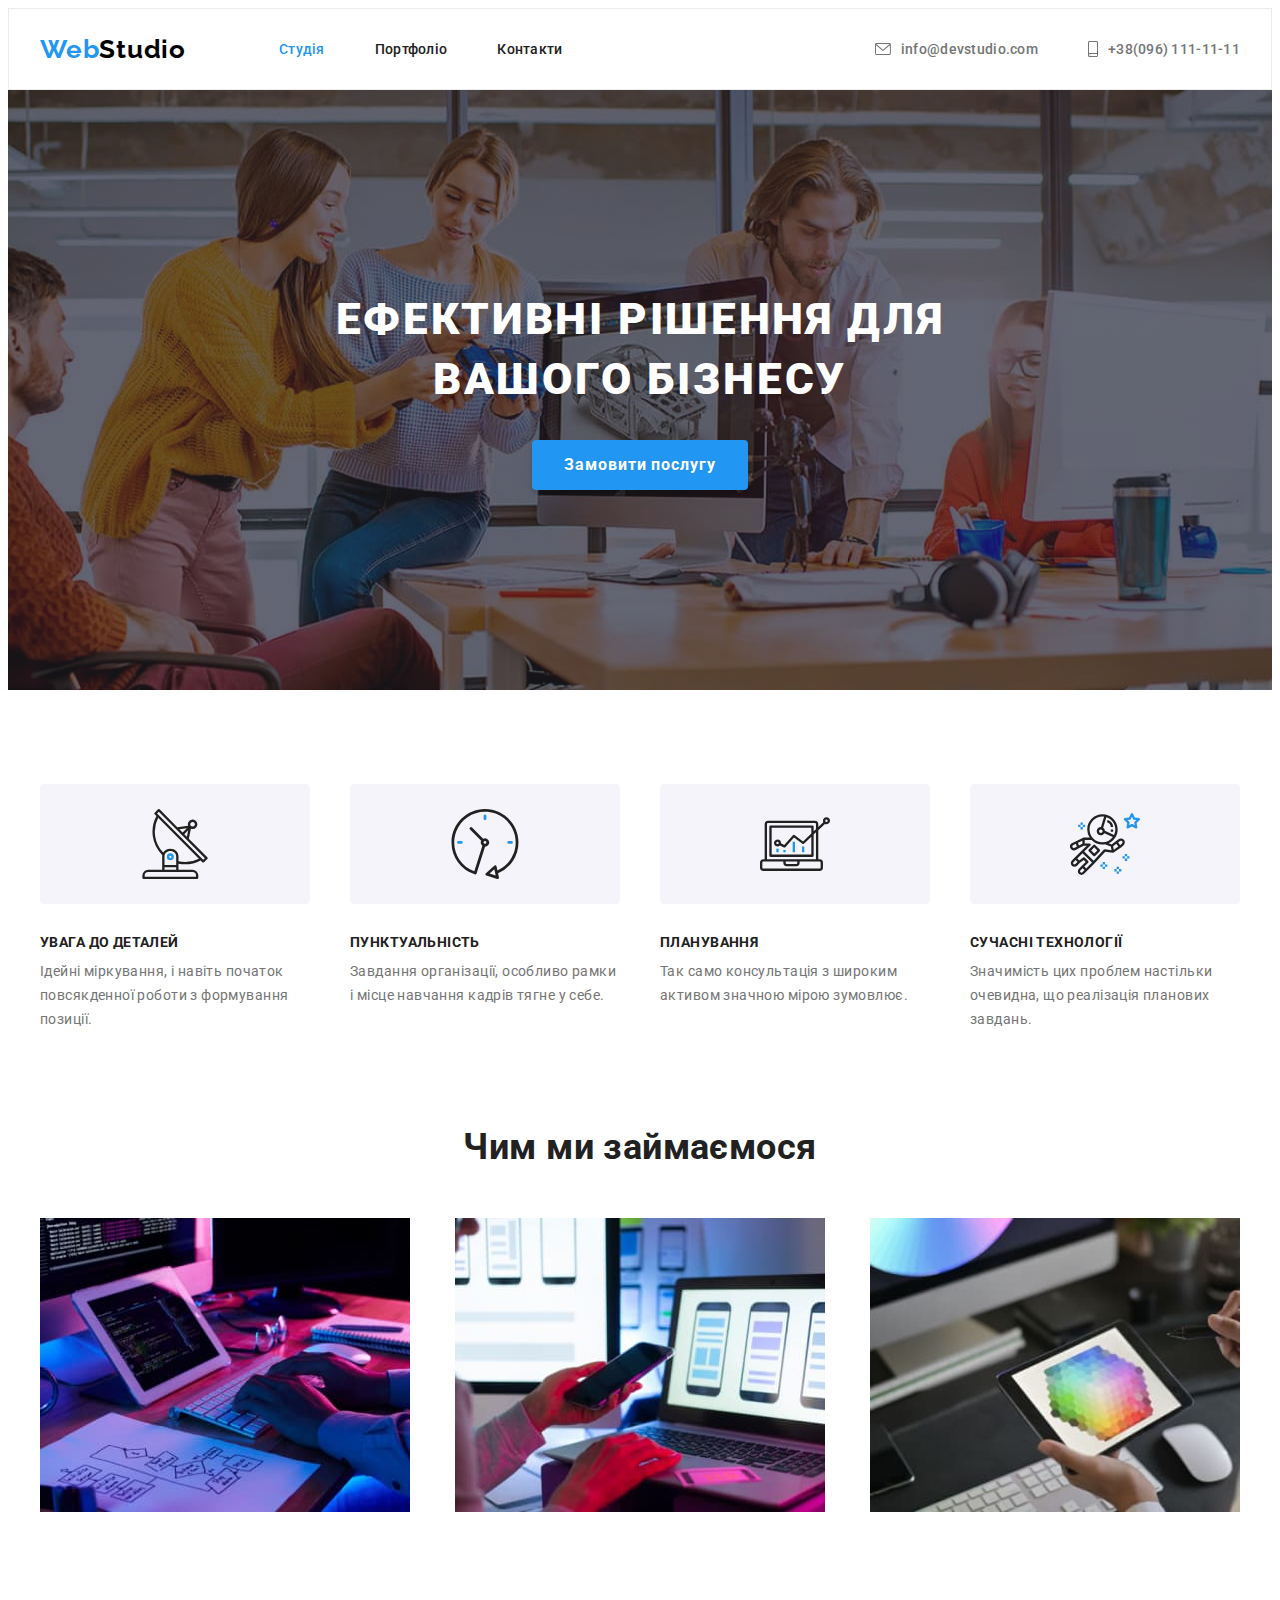
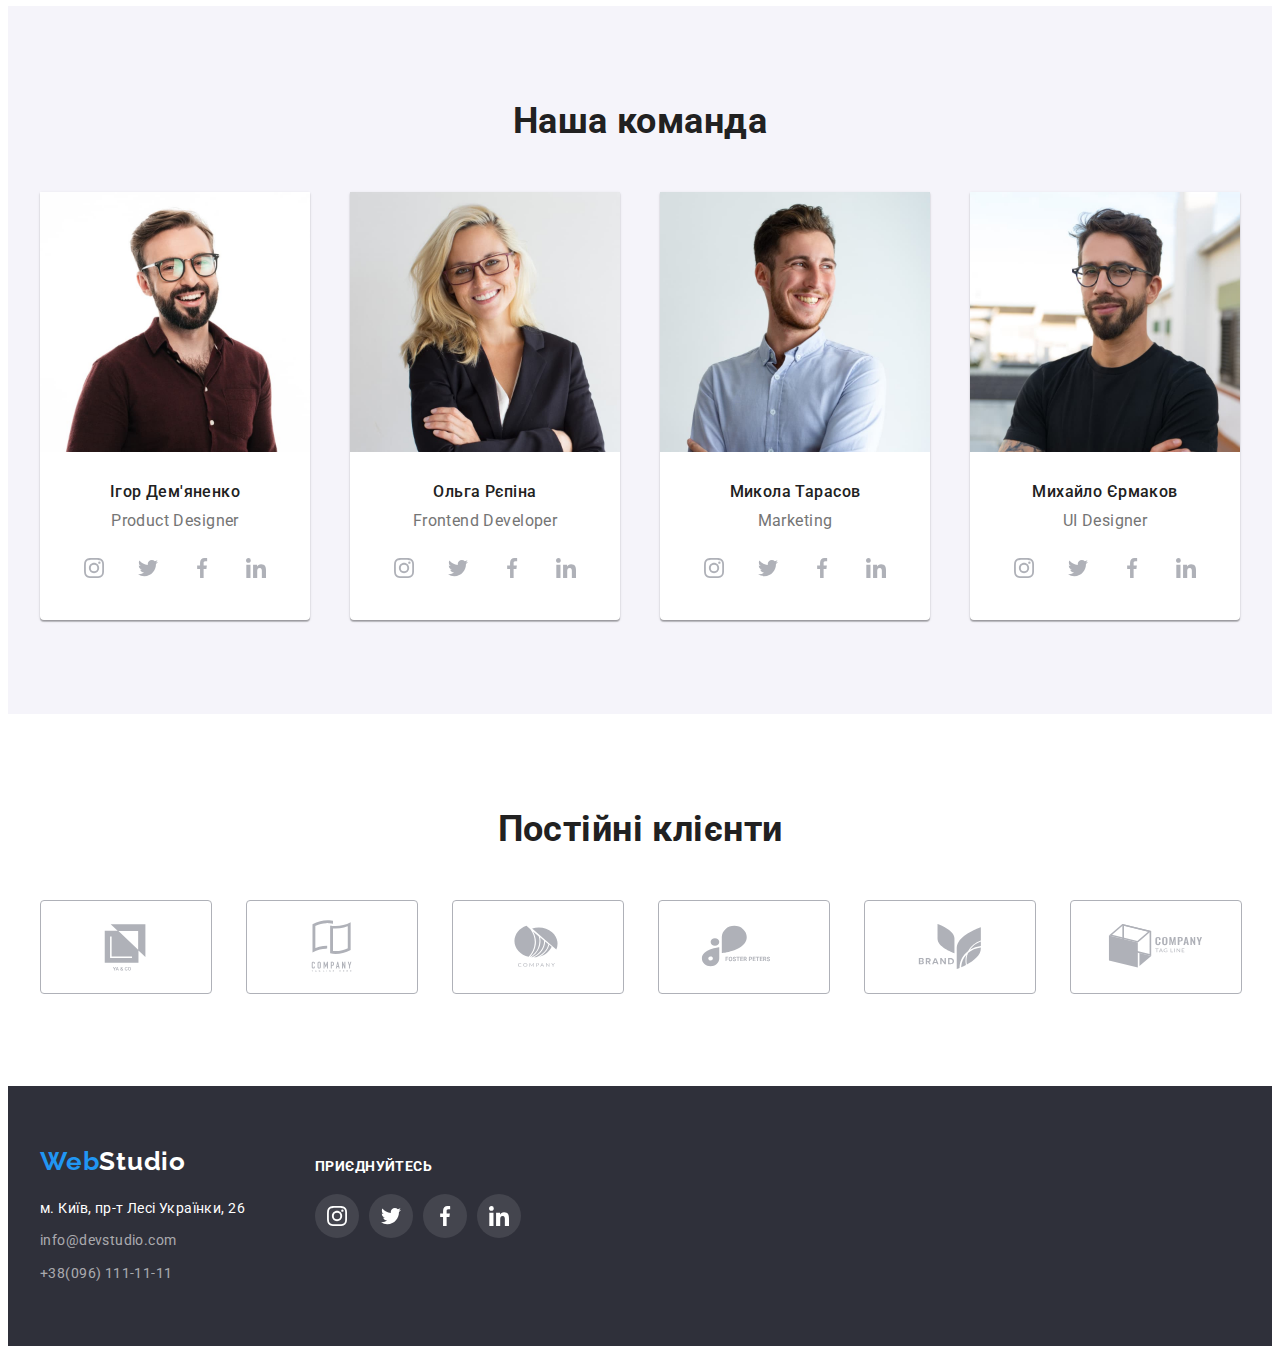
<file: index.html>
<!DOCTYPE html>
<html lang="uk">
	<head>
		<meta charset="UTF-8" />
		<meta http-equiv="X-UA-Compatible" content="IE=edge" />
		<meta name="viewport" content="width=device-width, initial-scale=1.0" />
		<title>Студія</title>
		<!--normalize-->
		<link
			rel="stylesheet"
			href="https://cdnjs.cloudflare.com/ajax/libs/modern-normalize/1.1.0/modern-normalize.min.css"
			integrity="sha512-wpPYUAdjBVSE4KJnH1VR1HeZfpl1ub8YT/NKx4PuQ5NmX2tKuGu6U/JRp5y+Y8XG2tV+wKQpNHVUX03MfMFn9Q=="
			crossorigin="anonymous"
			referrerpolicy="no-referrer"
		/>
		<!--fonts-->
		<link rel="preconnect" href="https://fonts.googleapis.com" />
		<link rel="preconnect" href="https://fonts.gstatic.com" crossorigin />
		<link
			href="https://fonts.googleapis.com/css2?family=Raleway:wght@700&family=Roboto:wght@400;500;700;900&display=swap"
			rel="stylesheet"
		/>
		<!--styles always down-->
		<link rel="stylesheet" href="./css/styles.css" />
	</head>
	<body>
		<header class="header">
			<div class="container boxforflex-header">
				<nav class="boxforflex-nav">
					<!--logo-->
					<a href="./index.html" class="logo-web link">
						<span>Web</span><span class="logo-studio-header link">Studio</span>
					</a>
					<ul class="list boxforflex-navlink">
						<li><a href="./index.html" class="nav-link link active">Студія</a></li>
						<li><a href="./portfolio.html" class="nav-link link">Портфоліо</a></li>
						<li><a href="./index.html" class="nav-link link">Контакти</a></li>
					</ul>
				</nav>
				<!--header contacts-->
				<ul class="list boxforflex-header-contacts">
					<li>
						<a href="mailto:info@devstudio.com" class="header-contacts link">
							<svg class="header-icon" width="16" height="12">
								<use href="./images/icons.svg#icon-envelope"></use>
							</svg>
							info@devstudio.com
						</a>
					</li>
					<li>
						<a href="tel:+380961111111" class="header-contacts link">
							<svg class="header-icon" width="10" height="16">
								<use href="./images/icons.svg#icon-smartphone"></use>
							</svg>
							+38(096) 111-11-11
						</a>
					</li>
				</ul>
			</div>
		</header>
		<main>
			<!--hero-->
			<section class="section hero">
				<div class="container">
					<h1 class="title boxforflex-hero-text">Ефективні рішення для вашого бізнесу</h1>
					<button type="button" class="hero-btn pointer boxforflex-hero-btn">
						<span class="hero-btn-text">Замовити послугу</span>
					</button>
				</div>
			</section>
			<!--4 features-->
			<section class="section section-features">
				<div class="container">
					<h2 class="section-title visually-hidden">Наші переваги</h2>
					<ul class="list boxforflex-sections">
						<li class="list-features">
							<div class="feature-icon-bgr">
								<svg width="70" height="70">
									<use href="./images/icons.svg#icon-antenna"></use>
								</svg>
							</div>
							<h3 class="name-features">УВАГА ДО ДЕТАЛЕЙ</h3>
							<p class="text-features">Ідейні міркування, і навіть початок повсякденної роботи з формування позиції.</p>
						</li>
						<li class="list-features">
							<div class="feature-icon-bgr">
								<svg width="70" height="70">
									<use href="./images/icons.svg#icon-clock"></use>
								</svg>
							</div>
							<h3 class="name-features">ПУНКТУАЛЬНІСТЬ</h3>
							<p class="text-features">Завдання організації, особливо рамки і місце навчання кадрів тягне у себе.</p>
						</li>
						<li class="list-features">
							<div class="feature-icon-bgr">
								<svg width="70" height="70">
									<use href="./images/icons.svg#icon-diagram"></use>
								</svg>
							</div>
							<h3 class="name-features">ПЛАНУВАННЯ</h3>
							<p class="text-features">Так само консультація з широким активом значною мірою зумовлює.</p>
						</li>
						<li class="list-features">
							<div class="feature-icon-bgr">
								<svg width="70" height="70">
									<use href="./images/icons.svg#icon-astronaut"></use>
								</svg>
							</div>
							<h3 class="name-features">СУЧАСНІ ТЕХНОЛОГІЇ</h3>
							<p class="text-features">Значимість цих проблем настільки очевидна, що реалізація планових завдань.</p>
						</li>
					</ul>
				</div>
			</section>
			<!--what we do-->
			<section class="section">
				<div class="container">
					<h2 class="section-title">Чим ми займаємося</h2>
					<ul class="list boxforflex-sections">
						<li>
							<img src="./images/box-what-we-do-1.jpg" alt="Кодування" width="370" height="294" />
						</li>
						<li>
							<img src="./images/box-what-we-do-2.jpg" alt="Оптимізація" width="370" height="294" />
						</li>
						<li>
							<img src="./images/box-what-we-do-3.jpg" alt="Дизайн" width="370" height="294" />
						</li>
					</ul>
				</div>
			</section>
			<!--team-->
			<section class="team-section section">
				<div class="container">
					<h2 class="section-title">Наша команда</h2>
					<ul class="list boxforflex-sections">
						<li class="team-cards">
							<img src="./images/img-igor.jpg" alt="1й член команди" width="270" height="260" />
							<div class="team-cards-text-space">
								<h3 class="name-team">Ігор Дем'яненко</h3>
								<p lang="en" class="text-team">Product Designer</p>
								<ul class="list social-icons">
									<li>
										<a
											href="https://instagram.com"
											class="link social-link"
											target="_blank"
											rel="noopener noreferrer"
											aria-label="посилання на instagram"
										>
											<svg class="icon" width="20px" height="20px">
												<use href="./images/icons.svg#icon-instagram"></use>
											</svg>
										</a>
									</li>
									<li>
										<a
											href="https://twitter.com"
											class="link social-link"
											target="_blank"
											rel="noopener noreferrer"
											aria-label="посилання на twitter"
										>
											<svg class="icon" width="20px" height="20px">
												<use href="./images/icons.svg#icon-twitter"></use>
											</svg>
										</a>
									</li>
									<li>
										<a
											href="https://facebook.com"
											class="link social-link"
											target="_blank"
											rel="noopener noreferrer"
											aria-label="посилання на facebook"
										>
											<svg class="icon" width="20px" height="20px">
												<use href="./images/icons.svg#icon-facebook"></use>
											</svg>
										</a>
									</li>
									<li>
										<a
											href="https://linkedin.com"
											class="link social-link"
											target="_blank"
											rel="noopener noreferrer"
											aria-label="посилання на linkedin"
										>
											<svg class="icon" width="20px" height="20px">
												<use href="./images/icons.svg#icon-linkedin"></use>
											</svg>
										</a>
									</li>
								</ul>
							</div>
						</li>
						<li class="team-cards">
							<img src="./images/img-olga.jpg" alt="2й член команди" width="270" height="260" />
							<div class="team-cards-text-space">
								<h3 class="name-team">Ольга Рєпіна</h3>
								<p lang="en" class="text-team">Frontend Developer</p>
								<ul class="list social-icons">
									<li>
										<a
											href="https://instagram.com"
											class="link social-link"
											target="_blank"
											rel="noopener noreferrer"
											aria-label="посилання на instagram"
										>
											<svg class="icon" width="20px" height="20px">
												<use href="./images/icons.svg#icon-instagram"></use>
											</svg>
										</a>
									</li>
									<li>
										<a
											href="https://twitter.com"
											class="link social-link"
											target="_blank"
											rel="noopener noreferrer"
											aria-label="посилання на twitter"
										>
											<svg class="icon" width="20px" height="20px">
												<use href="./images/icons.svg#icon-twitter"></use>
											</svg>
										</a>
									</li>
									<li>
										<a
											href="https://facebook.com"
											class="link social-link"
											target="_blank"
											rel="noopener noreferrer"
											aria-label="посилання на facebook"
										>
											<svg class="icon" width="20px" height="20px">
												<use href="./images/icons.svg#icon-facebook"></use>
											</svg>
										</a>
									</li>
									<li>
										<a
											href="https://linkedin.com"
											class="link social-link"
											target="_blank"
											rel="noopener noreferrer"
											aria-label="посилання на linkedin"
										>
											<svg class="icon" width="20px" height="20px">
												<use href="./images/icons.svg#icon-linkedin"></use>
											</svg>
										</a>
									</li>
								</ul>
							</div>
						</li>
						<li class="team-cards">
							<img src="./images/img-mikola.jpg" alt="3й член команди" width="270" height="260" />
							<div class="team-cards-text-space">
								<h3 class="name-team">Микола Тарасов</h3>
								<p lang="en" class="text-team">Marketing</p>
								<ul class="list social-icons">
									<li>
										<a
											href="https://instagram.com"
											class="link social-link"
											target="_blank"
											rel="noopener noreferrer"
											aria-label="посилання на instagram"
										>
											<svg class="icon" width="20px" height="20px">
												<use href="./images/icons.svg#icon-instagram"></use>
											</svg>
										</a>
									</li>
									<li>
										<a
											href="https://twitter.com"
											class="link social-link"
											target="_blank"
											rel="noopener noreferrer"
											aria-label="посилання на twitter"
										>
											<svg class="icon" width="20px" height="20px">
												<use href="./images/icons.svg#icon-twitter"></use>
											</svg>
										</a>
									</li>
									<li>
										<a
											href="https://facebook.com"
											class="link social-link"
											target="_blank"
											rel="noopener noreferrer"
											aria-label="посилання на facebook"
										>
											<svg class="icon" width="20px" height="20px">
												<use href="./images/icons.svg#icon-facebook"></use>
											</svg>
										</a>
									</li>
									<li>
										<a
											href="https://linkedin.com"
											class="link social-link"
											target="_blank"
											rel="noopener noreferrer"
											aria-label="посилання на linkedin"
										>
											<svg class="icon" width="20px" height="20px">
												<use href="./images/icons.svg#icon-linkedin"></use>
											</svg>
										</a>
									</li>
								</ul>
							</div>
						</li>
						<li class="team-cards">
							<img src="./images/img-mihailo.jpg" alt="4й член команди" width="270" height="260" />
							<div class="team-cards-text-space">
								<h3 class="name-team">Михайло Єрмаков</h3>
								<p lang="en" class="text-team">UI Designer</p>
								<ul class="list social-icons">
									<li>
										<a
											href="https://instagram.com"
											class="link social-link"
											target="_blank"
											rel="noopener noreferrer"
											aria-label="посилання на instagram"
										>
											<svg class="icon" width="20px" height="20px">
												<use href="./images/icons.svg#icon-instagram"></use>
											</svg>
										</a>
									</li>
									<li>
										<a
											href="https://twitter.com"
											class="link social-link"
											target="_blank"
											rel="noopener noreferrer"
											aria-label="посилання на twitter"
										>
											<svg class="icon" width="20px" height="20px">
												<use href="./images/icons.svg#icon-twitter"></use>
											</svg>
										</a>
									</li>
									<li>
										<a
											href="https://facebook.com"
											class="link social-link"
											target="_blank"
											rel="noopener noreferrer"
											aria-label="посилання на facebook"
										>
											<svg class="icon" width="20px" height="20px">
												<use href="./images/icons.svg#icon-facebook"></use>
											</svg>
										</a>
									</li>
									<li>
										<a
											href="https://linkedin.com"
											class="link social-link"
											target="_blank"
											rel="noopener noreferrer"
											aria-label="посилання на linkedin"
										>
											<svg class="icon" width="20px" height="20px">
												<use href="./images/icons.svg#icon-linkedin"></use>
											</svg>
										</a>
									</li>
								</ul>
							</div>
						</li>
					</ul>
				</div>
			</section>
			<!--Regular customers-->
			<section class="section">
				<div class="container">
					<h2 class="section-title">Постійні клієнти</h2>
					<ul class="list boxforflex-sections">
						<li class="client-logo">
							<a
								href=""
								class="link link-client"
								target="_blank"
								rel="noopener noreferrer"
								aria-label="посилання на першого клієнта"
							>
								<svg class="icon" width="106" height="60">
									<use href="./images/icons.svg#icon-first-logo"></use>
								</svg>
							</a>
						</li>
						<li class="client-logo">
							<a
								href=""
								class="link link-client"
								target="_blank"
								rel="noopener noreferrer"
								aria-label="посилання на другого клієнта"
							>
								<svg class="icon" width="106" height="60">
									<use href="./images/icons.svg#icon-second-logo"></use>
								</svg>
							</a>
						</li>
						<li class="client-logo">
							<a
								href=""
								class="link link-client"
								target="_blank"
								rel="noopener noreferrer"
								aria-label="посилання на третього клієнта"
							>
								<svg class="icon" width="106" height="60">
									<use href="./images/icons.svg#icon-third-logo"></use>
								</svg>
							</a>
						</li>
						<li class="client-logo">
							<a
								href=""
								class="link link-client"
								target="_blank"
								rel="noopener noreferrer"
								aria-label="посилання на четвертого клієнта"
							>
								<svg class="icon" width="106" height="60">
									<use href="./images/icons.svg#icon-fourth-logo"></use>
								</svg>
							</a>
						</li>
						<li class="client-logo">
							<a
								href=""
								class="link link-client"
								target="_blank"
								rel="noopener noreferrer"
								aria-label="посилання на п'ятого клієнта"
							>
								<svg class="icon" width="106" height="60">
									<use href="./images/icons.svg#icon-fifth-logo"></use>
								</svg>
							</a>
						</li>
						<li class="client-logo">
							<a
								href=""
								class="link link-client"
								target="_blank"
								rel="noopener noreferrer"
								aria-label="посилання на шостого клієнта"
							>
								<svg class="icon" width="106" height="60">
									<use href="./images/icons.svg#icon-sixth-logo"></use>
								</svg>
							</a>
						</li>
					</ul>
				</div>
			</section>
		</main>
		<!--Footer-->
		<footer class="footer">
			<div class="container footer-flex">
				<div>
					<!--logo text-->
					<a href="./index.html" class="footer-logo-text logo-web logo-web-footer link">
						<span>Web</span><span class="logo-studio-footer link">Studio</span>
					</a>
					<!--address links-->
					<address>
						<ul class="list">
							<li>
								<a
									href="https://goo.gl/maps/ZYpvRGQHk616j4x77"
									target="_blank"
									rel="noopener noreferrer nofollow"
									class="link address"
								>
									м. Київ, пр-т Лесі Українки, 26
								</a>
							</li>
							<li class="list-address">
								<a href="mailto:info@devstudio.com" class="footer-contacts link">info@devstudio.com</a>
							</li>
							<li class="list-address">
								<a href="tel:+380961111111" class="footer-contacts link">+38(096) 111-11-11</a>
							</li>
						</ul>
					</address>
				</div>
				<div>
					<h3 class="name-features footer-cta">приєднуйтесь</h3>
					<ul class="list social-icons footer-social-icons">
						<li>
							<a
								href="https://instagram.com"
								class="link social-link footer-link"
								target="_blank"
								rel="noopener noreferrer"
								aria-label="посилання на instagram"
							>
								<svg class="footer-icon" width="20px" height="20px">
									<use href="./images/icons.svg#icon-instagram"></use>
								</svg>
							</a>
						</li>
						<li>
							<a
								href="https://twitter.com"
								class="link social-link footer-link"
								target="_blank"
								rel="noopener noreferrer"
								aria-label="посилання на twitter"
							>
								<svg class="footer-icon" width="20px" height="20px">
									<use href="./images/icons.svg#icon-twitter"></use>
								</svg>
							</a>
						</li>
						<li>
							<a
								href="https://facebook.com"
								class="link social-link footer-link"
								target="_blank"
								rel="noopener noreferrer"
								aria-label="посилання на facebook"
							>
								<svg class="footer-icon" width="20px" height="20px">
									<use href="./images/icons.svg#icon-facebook"></use>
								</svg>
							</a>
						</li>
						<li>
							<a
								href="https://linkedin.com"
								class="link social-link footer-link"
								target="_blank"
								rel="noopener noreferrer"
								aria-label="посилання на linkedin"
							>
								<svg class="footer-icon" width="20px" height="20px">
									<use href="./images/icons.svg#icon-linkedin"></use>
								</svg>
							</a>
						</li>
					</ul>
				</div>
			</div>
		</footer>
	</body>
</html>
</file>
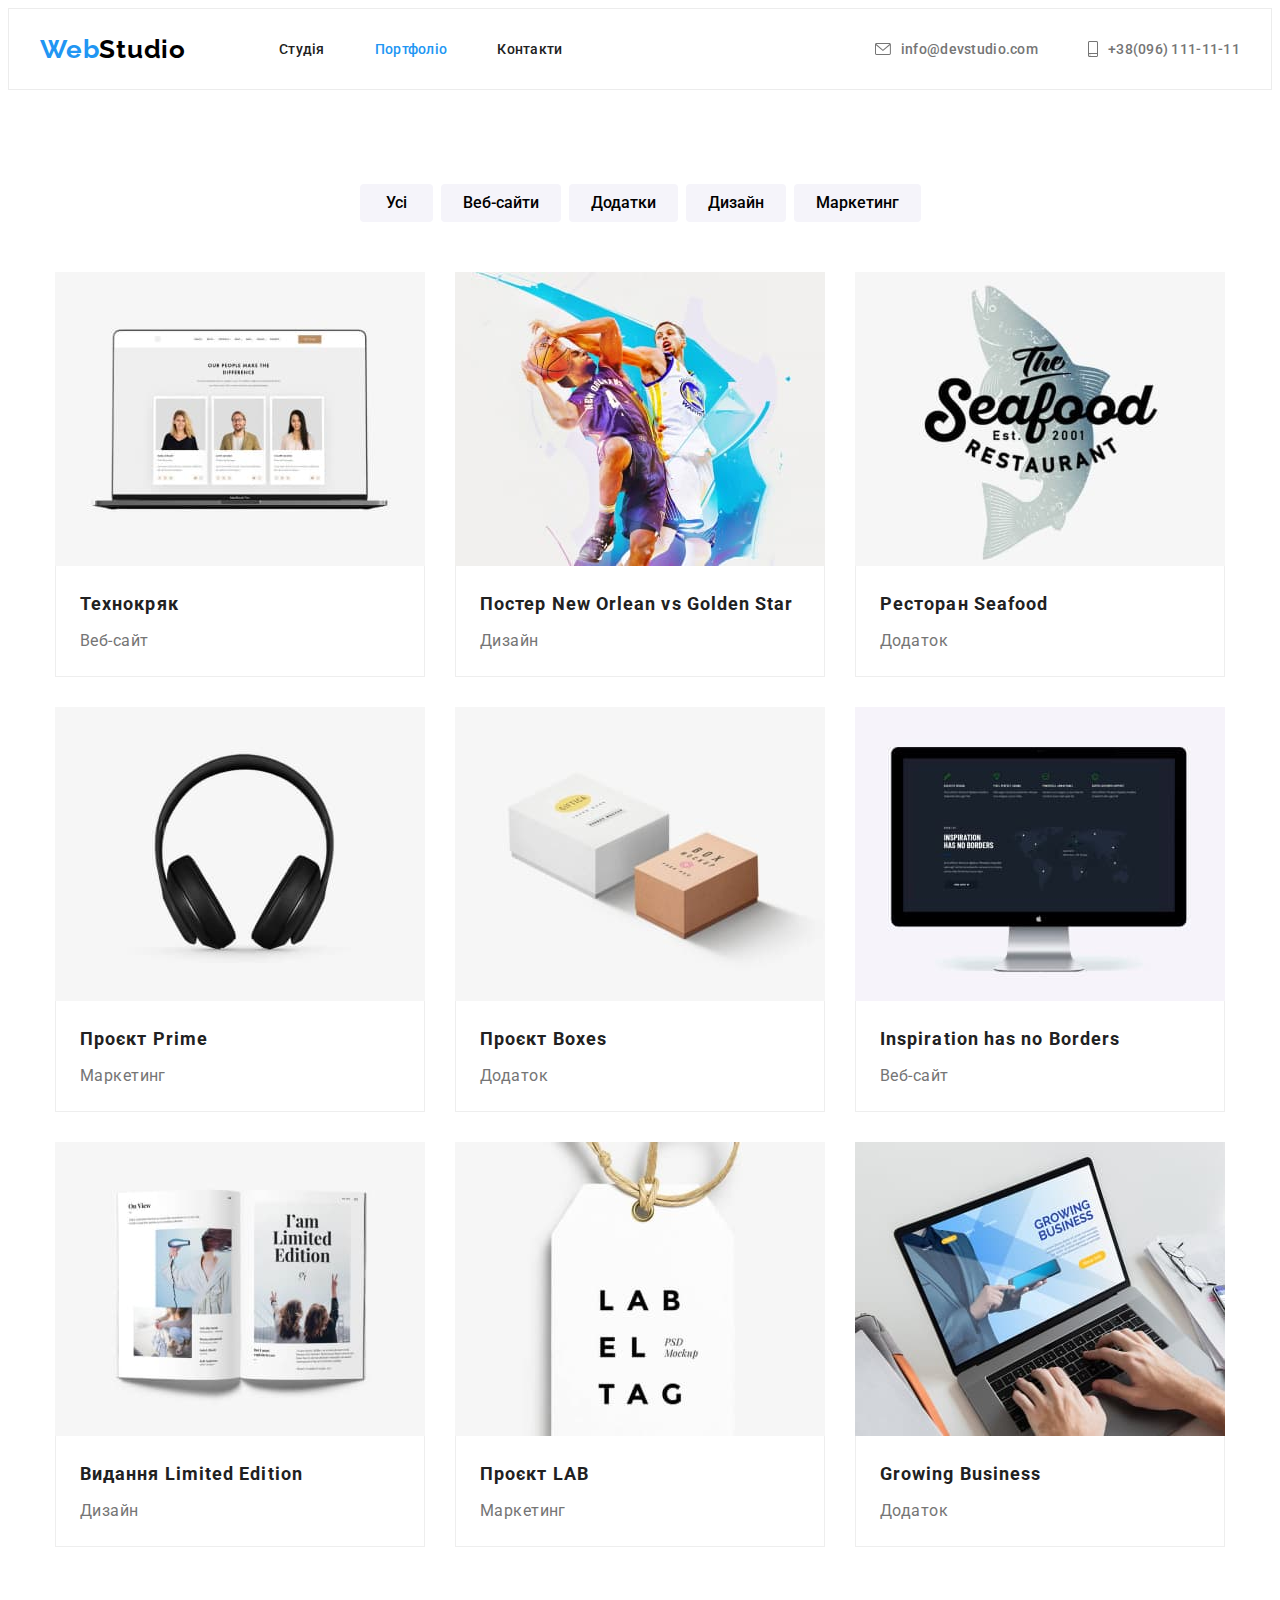
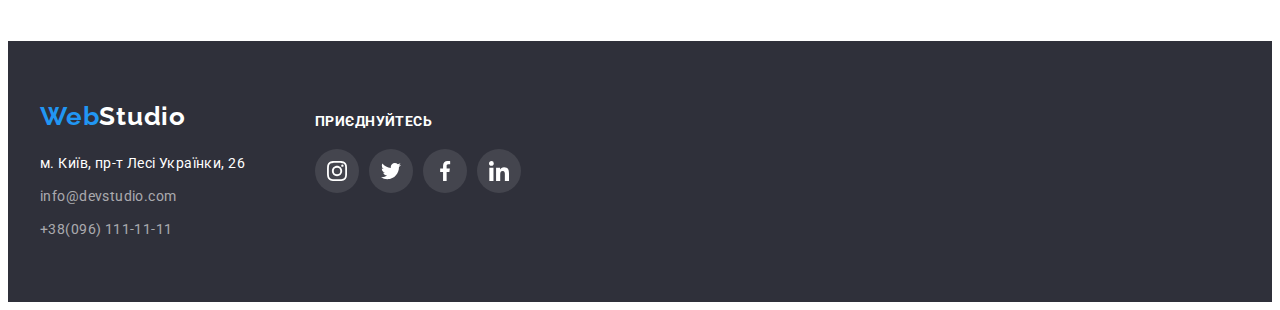
<file: portfolio.html>
<!DOCTYPE html>
<html lang="uk">
	<head>
		<meta charset="UTF-8" />
		<meta http-equiv="X-UA-Compatible" content="IE=edge" />
		<meta name="viewport" content="width=device-width, initial-scale=1.0" />
		<title>Портфоліо</title>
		<!--normalize-->
		<link
			rel="stylesheet"
			href="https://cdnjs.cloudflare.com/ajax/libs/modern-normalize/1.1.0/modern-normalize.min.css"
			integrity="sha512-wpPYUAdjBVSE4KJnH1VR1HeZfpl1ub8YT/NKx4PuQ5NmX2tKuGu6U/JRp5y+Y8XG2tV+wKQpNHVUX03MfMFn9Q=="
			crossorigin="anonymous"
			referrerpolicy="no-referrer"
		/>
		<!--fonts-->
		<link rel="preconnect" href="https://fonts.googleapis.com" />
		<link rel="preconnect" href="https://fonts.gstatic.com" crossorigin />
		<link
			href="https://fonts.googleapis.com/css2?family=Raleway:wght@700&family=Roboto:wght@400;500;700;900&display=swap"
			rel="stylesheet"
		/>
		<!--styles always down-->
		<link rel="stylesheet" href="./css/styles.css" />
	</head>
	<body>
		<header class="header test">
			<div class="container boxforflex-header">
				<nav class="boxforflex-nav">
					<!--logo-->
					<a href="./index.html" class="logo-web link">
							<span>Web</span><span class="logo-studio-header link">Studio</span>
					</a>
					<ul class="list boxforflex-navlink">
							<li><a href="./index.html" class="nav-link link">Студія</a></li>
							<li><a href="./portfolio.html" class="nav-link link active">Портфоліо</a></li>
							<li><a href="./index.html" class="nav-link link">Контакти</a></li>
					</ul>
				</nav>
				<!--header contacts-->
			<ul class="list boxforflex-header-contacts">
					<li>
						<a href="mailto:info@devstudio.com" class="header-contacts link">
							<svg class="header-icon" width="16" height="12">
								<use href="./images/icons.svg#icon-envelope"></use>
							</svg>
							info@devstudio.com
						</a>
					</li>
					<li>
						<a href="tel:+380961111111" class="header-contacts link">
							<svg class="header-icon" width="10" height="16">
								<use href="./images/icons.svg#icon-smartphone"></use>
							</svg>
							+38(096) 111-11-11
						</a>
					</li>
				</ul>
			</div>
		</header>
		</header>

		<main>
			<!--portfolio hero-->
			<section class="section">
				<div class="container">
					<h1 class="title visually-hidden">Ефективні рішення для вашого бізнесу</h1>
					<ul class="list portfolio-btns">
						<li><button type="button" class="btn-portfolio pointer">Усі</button></li>
						<li><button type="button" class="btn-portfolio pointer">Веб-сайти</button></li>
						<li><button type="button" class="btn-portfolio pointer">Додатки</button></li>
						<li><button type="button" class="btn-portfolio pointer">Дизайн</button></li>
						<li><button type="button" class="btn-portfolio pointer">Маркетинг</button></li>
					</ul>
					<ul class="list boxforflex-portfolio-list">
						<li class="portfolio-item">
							<img src="./images/portfolio-images/1-Tekhnokriak.jpg" alt="Технокряк" width="370" height="294" />
							<div class="portfolio-item-text-space">
								<h3 class="name-portfolio">Технокряк</h3>
								<p class="text-portfolio">Веб-сайт</p>
							</div>
						</li>
						<li class="portfolio-item">
							<img
								src="./images/portfolio-images/2-Poster-New-Orlean-vs-Golden-Star.jpg"
								alt="Дизайн"
								width="370"
								height="294"
							/>
							<div class="portfolio-item-text-space">
								<h3 class="name-portfolio">Постер New Orlean vs Golden Star</h3>
								<p class="text-portfolio">Дизайн</p>
							</div>
						</li>
						<li class="portfolio-item">
							<img src="./images/portfolio-images/3-Restoran-Seafood.jpg" alt="Додаток" width="370" height="294" />
							<div class="portfolio-item-text-space">
								<h3 class="name-portfolio">Ресторан Seafood</h3>
								<p class="text-portfolio">Додаток</p>
							</div>
						</li>
						<li class="portfolio-item">
							<img src="./images/portfolio-images/4-Proiekt-Prime.jpg" alt="Маркетинг" width="370" height="294" />
							<div class="portfolio-item-text-space">
								<h3 class="name-portfolio">Проєкт Prime</h3>
								<p class="text-portfolio">Маркетинг</p>
							</div>
						</li>
						<li class="portfolio-item">
							<img src="./images/portfolio-images/5-Proiekt-Boxes.jpg" alt="Додаток" width="370" height="294" />
							<div class="portfolio-item-text-space">
								<h3 class="name-portfolio">Проєкт Boxes</h3>
								<p class="text-portfolio">Додаток</p>
							</div>
						</li>
						<li class="portfolio-item">
							<img
								src="./images/portfolio-images/6-Inspiration-has-no-Borders.jpg"
								alt="Веб-сайт"
								width="370"
								height="294"
							/>
							<div class="portfolio-item-text-space">
								<h3 class="name-portfolio">Inspiration has no Borders</h3>
								<p class="text-portfolio">Веб-сайт</p>
							</div>
						</li>
						<li class="portfolio-item">
							<img
								src="./images/portfolio-images/7-Vydannia-Limited-Edition.jpg"
								alt="Дизайн"
								width="370"
								height="294"
							/>
							<div class="portfolio-item-text-space">
								<h3 class="name-portfolio">Видання Limited Edition</h3>
								<p class="text-portfolio">Дизайн</p>
							</div>
						</li>
						<li class="portfolio-item">
							<img src="./images/portfolio-images/8-Proiekt-LAB.jpg" alt="Маркетинг" width="370" height="294" />
							<div class="portfolio-item-text-space">
								<h3 class="name-portfolio">Проєкт LAB</h3>
								<p class="text-portfolio">Маркетинг</p>
							</div>
						</li>
						<li class="portfolio-item">
							<img src="./images/portfolio-images/9-Growing-Business.jpg" alt="Додаток" width="370" height="294" />
							<div class="portfolio-item-text-space">
								<h3 class="name-portfolio">Growing Business</h3>
								<p class="text-portfolio">Додаток</p>
							</div>
						</li>
					</ul>
				</div>
			</section>
		</main>

		<footer class="footer">
			<div class="container footer-flex">
				<div>
					<!--logo text-->
					<a href="./index.html" class="footer-logo-text logo-web logo-web-footer link">
						<span>Web</span><span class="logo-studio-footer link">Studio</span>
					</a>
					<!--address links-->
					<address>
						<ul class="list">
							<li>
								<a
									href="https://goo.gl/maps/ZYpvRGQHk616j4x77"
									target="_blank"
									rel="noopener noreferrer nofollow"
									class="link address"
								>
									м. Київ, пр-т Лесі Українки, 26
								</a>
							</li>
							<li class="list-address">
								<a href="mailto:info@devstudio.com" class="footer-contacts link">info@devstudio.com</a>
							</li>
							<li class="list-address">
								<a href="tel:+380961111111" class="footer-contacts link">+38(096) 111-11-11</a>
							</li>
						</ul>
					</address>
				</div>
				<div>
					<h3 class="name-features footer-cta">приєднуйтесь</h3>
					<ul class="list social-icons footer-social-icons">
						<li>
							<a
								href="https://instagram.com"
								class="link social-link footer-link"
								target="_blank"
								rel="noopener noreferrer"
								aria-label="посилання на instagram"
							>
								<svg class="footer-icon" width="20px" height="20px">
									<use href="./images/icons.svg#icon-instagram"></use>
								</svg>
							</a>
						</li>
						<li>
							<a
								href="https://twitter.com"
								class="link social-link footer-link"
								target="_blank"
								rel="noopener noreferrer"
								aria-label="посилання на twitter"
							>
								<svg class="footer-icon" width="20px" height="20px">
									<use href="./images/icons.svg#icon-twitter"></use>
								</svg>
							</a>
						</li>
						<li>
							<a
								href="https://facebook.com"
								class="link social-link footer-link"
								target="_blank"
								rel="noopener noreferrer"
								aria-label="посилання на facebook"
							>
								<svg class="footer-icon" width="20px" height="20px">
									<use href="./images/icons.svg#icon-facebook"></use>
								</svg>
							</a>
						</li>
						<li>
							<a
								href="https://linkedin.com"
								class="link social-link footer-link"
								target="_blank"
								rel="noopener noreferrer"
								aria-label="посилання на linkedin"
							>
								<svg class="footer-icon" width="20px" height="20px">
									<use href="./images/icons.svg#icon-linkedin"></use>
								</svg>
							</a>
						</li>
					</ul>
				</div>
			</div>
		</footer>
	</body>
</html>
</file>
<file: css/styles.css>
:root {
	/* colors */
	--brand: #2196f3;
	--brand-accent: #188ce8;
	--hero-bgd: #C4C4C4; 
	--links-plus-buttons: #212121;
	--contacts: #757575;
	--team-and-selector-bgr: #f5f4fa;
	--original-white: #ffffff;
	--original-black: #000000;
	--footer-bgd: #2f303a;
	--icon: #AFB1B8;
}

body {
	font-family: "Roboto", sans-serif;
	font-size: 14px;
	background-color: var(--original-white);
	color: var(--links-plus-buttons);
	letter-spacing: 0.03em;
}

/* Reset start --- */
/* Reset ul.list, a.link, h, img */

.list {
	list-style: none;
	margin: 0;
	padding: 0;
}

.link {
	text-decoration: none;
}

h1,
h2,
h3,
h4,
h5,
h6,
p {
	margin: 0;
}

img {
	display: block;
	max-width: 100%;
	height: auto;
}

address {
	font-style: normal;
}

/* Reset end --- */

/* Components --- */

.section {
	padding: 94px 0;
}

.container {
	width: 1200px;
	padding-left: 15px;
	padding-right: 15px;
	margin-left: auto;
	margin-right: auto;
	/* outline: 2px solid orange;*/
}

.visually-hidden {
	position: absolute;
	width: 1px;
	height: 1px;
	margin: -1px;
	border: 0;
	padding: 0;
	white-space: nowrap;
	clip-path: inset(100%);
	clip: rect(0 0 0 0);
	overflow: hidden;
}

/* Components end --- */
/* ---------------*/

/* HEADER --- */

/* LOGO --- */

.logo-web {
	font-family: "Raleway";
	font-style: normal;
	font-weight: 700;
	font-size: 26px;
	line-height: calc(31 / 26);
	letter-spacing: 0.03em;
	color: var(--brand);
	
}

.logo-studio-header {
	color: var(--original-black);
	margin-right: 93px;
}

/* LOGO END --- */

/* header flexes */

.boxforflex-header {
	display: flex;
	justify-content: space-between;
}

.boxforflex-nav {
	display: flex;
	align-items: center;
}

.boxforflex-navlink,
.boxforflex-header-contacts {
	display: flex;
	gap: 50px;
}

/* end of header flexes */

.header {
	border: 1px solid #ececec;
}

.nav-link,
.header-contacts {
	display: inline-block;
	font-weight: 500;
	line-height: calc(16 / 14);
	color: var(--links-plus-buttons);
	letter-spacing: 0.02em;
	padding: 32px 0;
}

.nav-link:hover,
.nav-link:focus {
	color: var(--brand);
}

.active {
	color: var(--brand);
}

.header-contacts {
	display: flex;
	align-items: center;
	gap: 10px;
	color: var(--contacts);
}

.header-contacts:hover,
.header-contacts:focus {
	color: var(--brand);
}

.header-icon {
	fill: currentColor;
}

/* HEADER END--- */
/* --------------*/

/* HERO INDEX --- */

/* hero flexes */

.boxforflex-hero-text,
.boxforflex-hero-btn {
	display: flex;
	margin: 0 auto;
}

/* end of flexes */

.hero {
	max-width: 1600px;
	margin: 0 auto;
	background-color: var(--hero-bgd);
	background-image: linear-gradient(rgba(47, 48, 58, 0.4), rgba(47, 48, 58, 0.4)), url(../images/hero-images/Hero-Img-1.jpg);
	background-repeat: no-repeat;
	background-position: center;
	padding: 200px 0;
}

.title {
	margin-bottom: 30px;
	max-width: 696px;
	font-weight: 900;
	font-size: 44px;
	line-height: 1.36;
	text-align: center;
	letter-spacing: 0.06em;
	text-transform: uppercase;
	color: var(--original-white);
}

.hero-btn {
	min-width: 216px;
	min-height: 50px;
	padding: 10px 32px;
	font-family: inherit;
	background-color: var(--brand);
	box-shadow: 0px 4px 4px rgba(0, 0, 0, 0.15);
	border-radius: 4px;
	border: 0;
}

.hero-btn-text {
	font-weight: 700;
	font-size: 16px;
	line-height: 1.88;
	display: flex;
	align-items: center;
	text-align: center;
	letter-spacing: 0.06em;
	color: var(--original-white);
}

.hero-btn:hover,
.hero-btn:focus {
	background-color: var(--brand-accent);
}

.pointer {
	cursor: pointer;
}

/* HERO INDEX END --- */
/* --------------*/

/* HERO PORTFOLIO --- */

/* portfolio flexes */

.portfolio-btns {
	display: flex;
	justify-content: center;
	gap: 8px;
	margin-bottom: 50px;
}

.boxforflex-portfolio-list {
	display: flex;
	justify-content: center;
	flex-wrap: wrap;
}

.portfolio-item:nth-child(3n + 2) {
	margin: 0 30px;
}

.portfolio-item:nth-child(-n + 6) {
	margin-bottom: 30px;
}

/* end of portfolio flexes */

.btn-portfolio {
	min-width: 73px;
	min-height: 38px;
	padding: 6px 22px;
	font-family: inherit;
	font-weight: 500;
	font-size: 16px;
	line-height: 1.62;
	text-align: center;
	background-color: var(--team-and-selector-bgr);
	border-radius: 4px;
	border: 0;
}

.btn-portfolio:hover,
.btn-portfolio:focus {
	color: var(--original-white);
	background-color: var(--brand);
	box-shadow: 0px 3px 1px rgba(0, 0, 0, 0.1), 0px 1px 2px rgba(0, 0, 0, 0.08), 0px 2px 2px rgba(0, 0, 0, 0.12);
}

.portfolio-item:hover,
.portfolio-item:focus {
	box-shadow: 0px 1px 1px rgba(0, 0, 0, 0.12), 0px 4px 4px rgba(0, 0, 0, 0.06), 1px 4px 6px rgba(0, 0, 0, 0.16);
}

.portfolio-item-text-space {
	border: 1px solid #eeeeee;
	padding: 20px 24px;
	border-top: 0;
}

.name-portfolio {
	font-weight: 700;
	font-size: 18px;
	line-height: 2;
	letter-spacing: 0.06em;
	margin-bottom: 4px;
}

.text-portfolio {
	font-size: 16px;
	line-height: 1.88;
	color: var(--contacts);
}

/* HERO PORTFOLIO END--- */
/* --------------*/

/* 4 FEATURES --- */

/* features flexes */

.boxforflex-sections {
	display: flex;
	justify-content: space-between;
	gap: 30px;
}

/* end of features flexes */

.section-features {
	padding-bottom: 0;
}

.feature-icon-bgr {
	display: flex;
	justify-content: center;
	align-items: center;
	background-color:#F5F4FA;
	border-radius: 4px;
	height: 120px;
	margin-bottom: 30px;
}

.list-features {
	max-width: 270px;
}

.name-features {
	font-size: 14px;
	display: block;
	line-height: calc(16 / 14);
	text-transform: uppercase;
	margin-bottom: 10px;
}

.text-features {
	display: block;
	line-height: 1.71;
	color: var(--contacts);
}

/* 4 FEATURES END --- */
/* --------------*/

/* W.W.D. --- */

.section-title {
	font-size: 36px;
	line-height: calc(42 / 36);
	text-align: center;
	margin-bottom: 50px;
}

/* W.W.D. END--- */
/* --------------*/

/* TEAM --- */

.name-team {
	font-weight: 500;
	font-size: 16px;
	line-height: calc(19 / 16);
	text-align: center;
	margin-bottom: 10px;
}

.text-team {
	font-size: 16px;
	line-height: calc(19 / 16);
	text-align: center;
	color: var(--contacts);
	margin-bottom: 16px;
}

.social-icons {
	display: flex;
	justify-content: center;
	align-items: center;
	gap: 10px;
}

.social-link {
	display: flex;
	justify-content: center;
	align-items: center;
	height: 44px;
	width: 44px;
	border-radius: 50%; 
}

.icon {
	fill: var(--icon);
}

.social-link:hover,
.social-link:focus {
	background-color: var(--brand);
}

.social-link:hover .icon,
.social-link:focus .icon {
	fill: var(--original-white);
}

.team-cards-text-space {
	padding: 30px 0;
}

.team-section {
	background: var(--team-and-selector-bgr);
}

.team-cards {
	background-color: var(--original-white);
	box-shadow: 0px 1px 3px rgba(0, 0, 0, 0.12), 0px 1px 1px rgba(0, 0, 0, 0.14), 0px 2px 1px rgba(0, 0, 0, 0.2);
	border-radius: 0px 0px 4px 4px;
}

/* TEAM END--- */
/* ------------*/

/* CLIENTS --- */

.client-logo {
	width: 170px;
	height: 92px;
}

.link-client {
	display: flex;
	justify-content: center;
	align-items: center;
	width: 100%;
	height: 100%;
	border: 1px solid var(--icon);
	border-radius: 4px;
}

.link-client:hover,
.link-client:focus {
	border: 1px solid var(--brand);
}

.client-logo:hover .icon,
.client-logo:focus .icon {
	fill: var(--brand);
}

/* CLIENTS END--- */
/* ------------*/

/* FOOTER --- */

.footer-flex {
	display: flex;
	gap: 70px;
}

.footer {
	background-color: var(--footer-bgd);
	padding: 60px 0;
}

.footer-logo-text {
	display: flex;
	align-items: baseline;
	margin-bottom: 20px;
}

.logo-web-footer {
	padding-top: 0;
	padding-bottom: 0;
	margin-right: 0;
}

.logo-studio-footer {
	color: var(--original-white);
}

.address {
	line-height: 1.71;
	color: var(--original-white);
}

.list-address {
	margin-top: 9px;
}

.footer-contacts {
	display: inline-block;
	line-height: 1.71;
	color: rgba(255, 255, 255, 0.6);	
}

.footer-contacts:hover,
.footer-contacts:focus {
	color: var(--brand);
}

.footer-cta {
	color: var(--original-white);
	margin-top: 12px;
	margin-bottom: 20px;
}

.footer-social-icons {
	margin-bottom: 0;
	justify-content: left;
}

.footer-icon {
	fill: var(--original-white);
}

.footer-link {
	background-color: rgba(255, 255, 255, 0.1);
}
</file>
